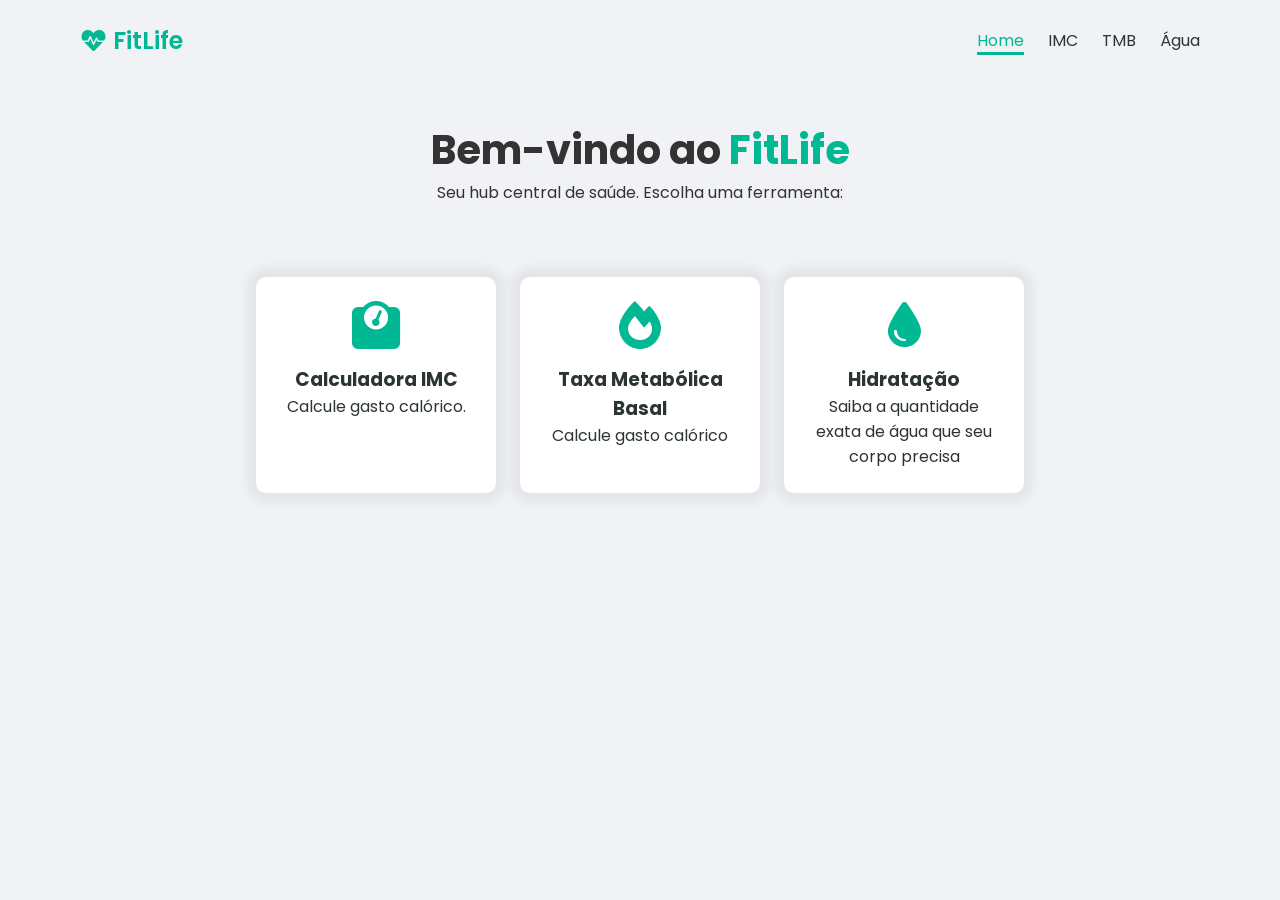
<file: index.html>
<!doctype html>
<html lang="pt-BR">

<head>
  <meta charset="UTF-8" />
  <meta name="viewport" content="width=device-width, initial-scale=1.0" />
  <link rel="preconnect" href="https://fonts.googleapis.com" />
  <link rel="preconnect" href="https://fonts.gstatic.com" crossorigin />
  <link
    href="https://fonts.googleapis.com/css2?family=Poppins:ital,wght@0,100;0,200;0,300;0,400;0,500;0,600;0,700;0,800;0,900;1,100;1,200;1,300;1,400;1,500;1,600;1,700;1,800;1,900&display=swap"
    rel="stylesheet" />
  <link rel="stylesheet" href="./css/styles.css">
  <link rel="stylesheet" href="https://cdnjs.cloudflare.com/ajax/libs/font-awesome/6.0.0/css/all.min.css" />
  <title>FitLife</title>
</head>

<body>
  <nav>
    <a href="./index.html" id="logo">
      <i class="fas fa-heartbeat"></i>
      FitLife
    </a>


    <ul class="nav-links">
      <li><a class="nav-link active" href="./index.html">Home</a></li>
      <li><a class="nav-link" href="./pages/imc.html">IMC</a></li>
      <li><a class="nav-link" href="./pages/tmb.html">TMB</a></li>
      <li><a class="nav-link" href="./pages/water.html">Água</a></li>
    </ul>
  </nav>
  <header class="header-container">
    <h1>Bem-vindo ao <span>FitLife</span></h1>
    <p>Seu hub central de saúde. Escolha uma ferramenta:</p>
  </header>
  <main>
    <section class="cards-section">
      <a href="./pages/imc.html" class="card">
        <i class="fas fa-weight"></i>
        <h3>Calculadora IMC</h3>
        <p>Calcule gasto calórico.</p>
      </a>

      <a href="./pages/tmb.html" class="card">
        <i class="fas fa-fire"></i>
        <h3>Taxa Metabólica Basal</h3>
        <p>Calcule gasto calórico</p>
      </a>

      <a href="./pages/water.html" class="card">
        <i class="fas fa-tint"></i>
        <h3>Hidratação</h3>
        <p>Saiba a quantidade exata de água que seu corpo precisa</p>
      </a>
    </section>
  </main>

</body>

</html>
</file>
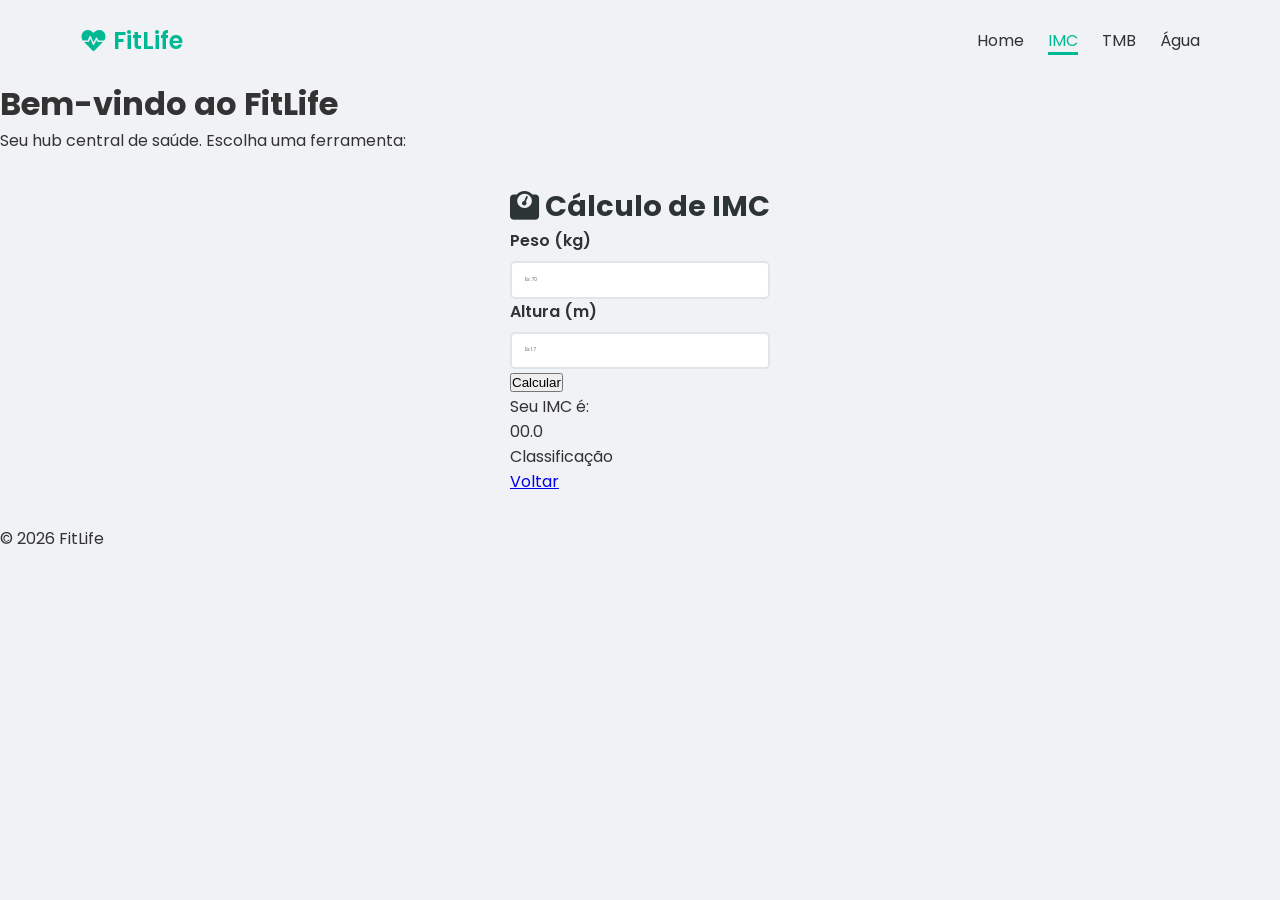
<file: pages/imc.html>
<!doctype html>
<html lang="pt-BR">

<head>
  <meta charset="UTF-8" />
  <meta name="viewport" content="width=device-width, initial-scale=1.0" />
  <link rel="preconnect" href="https://fonts.googleapis.com" />
  <link rel="preconnect" href="https://fonts.gstatic.com" crossorigin />
  <link
    href="https://fonts.googleapis.com/css2?family=Poppins:ital,wght@0,100;0,200;0,300;0,400;0,500;0,600;0,700;0,800;0,900;1,100;1,200;1,300;1,400;1,500;1,600;1,700;1,800;1,900&display=swap"
    rel="stylesheet" />
  <link rel="stylesheet" href="../css/styles.css">
  <link rel="stylesheet" href="https://cdnjs.cloudflare.com/ajax/libs/font-awesome/6.0.0/css/all.min.css" />
  <title>FitLife - Imc</title>
</head>

<body>
  <nav>
    <a href="../index.html" id="logo">
      <i class="fas fa-heartbeat"></i>
      FitLife
    </a>

    <ul class="nav-links">
      <li><a href="../index.html" class="nav-link">Home</a></li>
      <li><a href="./imc.html" class="nav-link active">IMC</a></li>
      <li><a href="./tmb.html" class="nav-link">TMB</a></li>
      <li><a href="./water.html" class="nav-link">Água</a></li>
    </ul>
  </nav>

  <h1>Bem-vindo ao <span>FitLife</span></h1>
  <p>Seu hub central de saúde. Escolha uma ferramenta:</p>

  <main>
    <section class="tool-container">
        <div class="tool-container-title">
          <h2><i class="fas fa-weight"></i> Cálculo de IMC</h2>
        </div>

      <form action="">
        <div class="form-group">
          <label for="weight">Peso (kg)</label>
          <input type="number" placeholder="Ex: 70" id="weight" />
        </div>
        <div class="form-group">
          <label for="height">Altura (m)</label>
          <input type="number" placeholder="Ex: 1.7" id="height" />
        </div>

        <button>Calcular</button>
      </form>

      <div>
        <p>Seu IMC é:</p>
        <p>00.0</p>
        <p>Classificação</p>
      </div>

      <a href="../index.html">Voltar</a>
    </section>
  </main>

  <footer>
    <p>© 2026 FitLife</p>
  </footer>
</body>
</html>
</file>
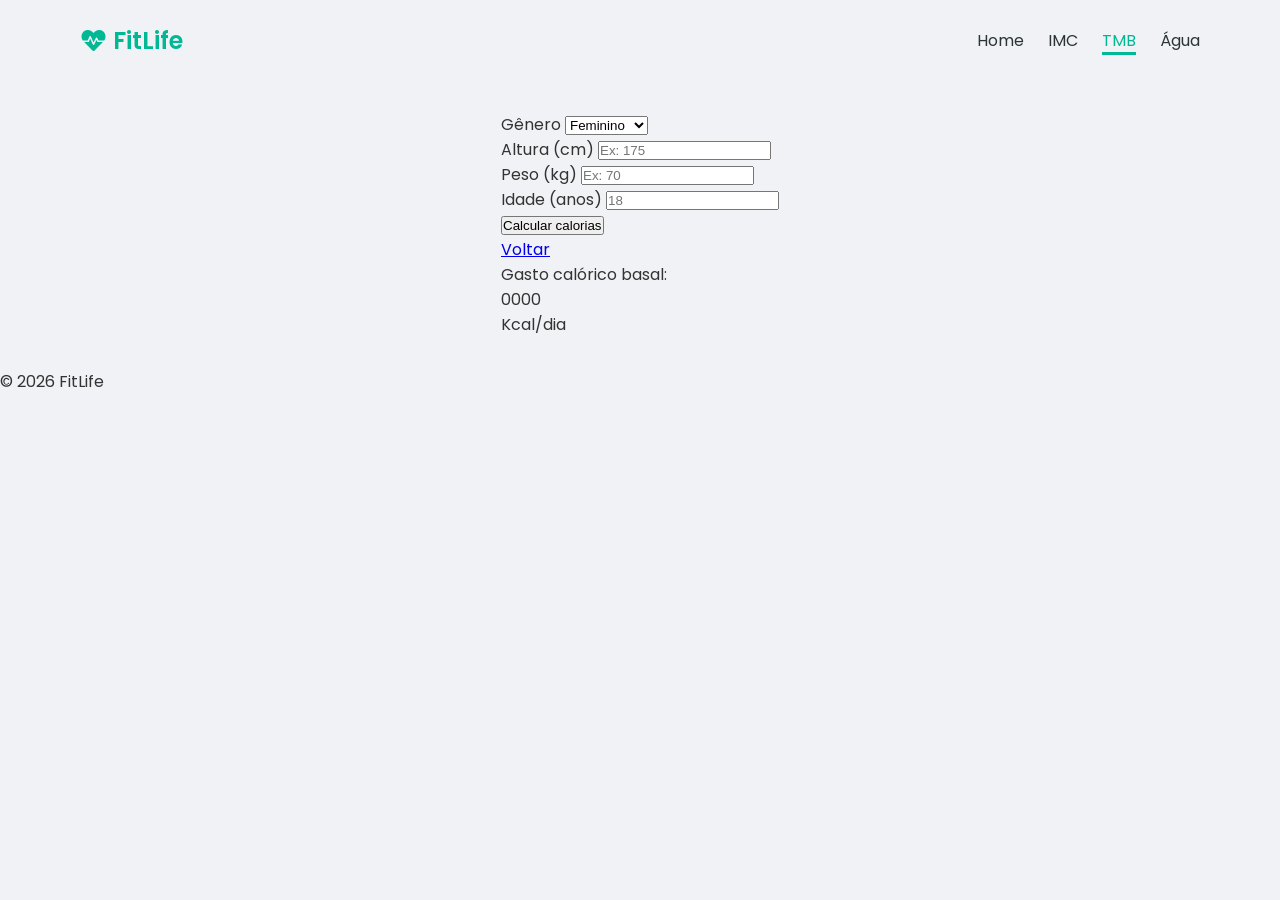
<file: pages/tmb.html>
<!doctype html>
<html lang="pt-BR">

<head>
  <meta charset="UTF-8" />
  <meta name="viewport" content="width=device-width, initial-scale=1.0" />
  <link rel="preconnect" href="https://fonts.googleapis.com" />
  <link rel="preconnect" href="https://fonts.gstatic.com" crossorigin />
  <link
    href="https://fonts.googleapis.com/css2?family=Poppins:ital,wght@0,100;0,200;0,300;0,400;0,500;0,600;0,700;0,800;0,900;1,100;1,200;1,300;1,400;1,500;1,600;1,700;1,800;1,900&display=swap"
    rel="stylesheet" />
  <link rel="stylesheet" href="../css/styles.css">
  <link rel="stylesheet" href="https://cdnjs.cloudflare.com/ajax/libs/font-awesome/6.0.0/css/all.min.css" />

  <title>FitLife - TMB</title>
</head>

<body>
  <nav>
    <a href="../index.html" id="logo">
      <i class="fas fa-heartbeat"></i>
      FitLife
    </a>

    <ul class="nav-links">
      <li><a href="../index.html" class="nav-link">Home</a></li>
      <li><a href="./imc.html" class="nav-link">IMC</a></li>
      <li><a href="./tmb.html" class="nav-link active">TMB</a></li>
      <li><a href="./water.html" class="nav-link">Água</a></li>
    </ul>
  </nav>

  <main>
    <section>
      <form action="">
        <div>
          <label for="gender">Gênero</label>
          <select name="gender" id="gender">
            <option value="female">Feminino</option>
            <option value="male">Masculino</option>
          </select>
        </div>

        <div>
          <label for="height">Altura (cm)</label>
          <input type="number" id="height" placeholder="Ex: 175" />
        </div>

        <div>
          <label for="weight">Peso (kg)</label>
          <input type="number" id="weight" placeholder="Ex: 70" />
        </div>

        <div>
          <label for="age">Idade (anos)</label>
          <input type="number" id="age" placeholder="18" />
        </div>

        <button>Calcular calorias</button>
      </form>

      <a href="../index.html">Voltar</a>

      <div>
        <p>Gasto calórico basal:</p>
        <p>0000</p>
        <p>Kcal/dia</p>
      </div>
    </section>
  </main>

  <footer>
    <p>© 2026 FitLife</p>
  </footer>
</body>
</html>
</file>
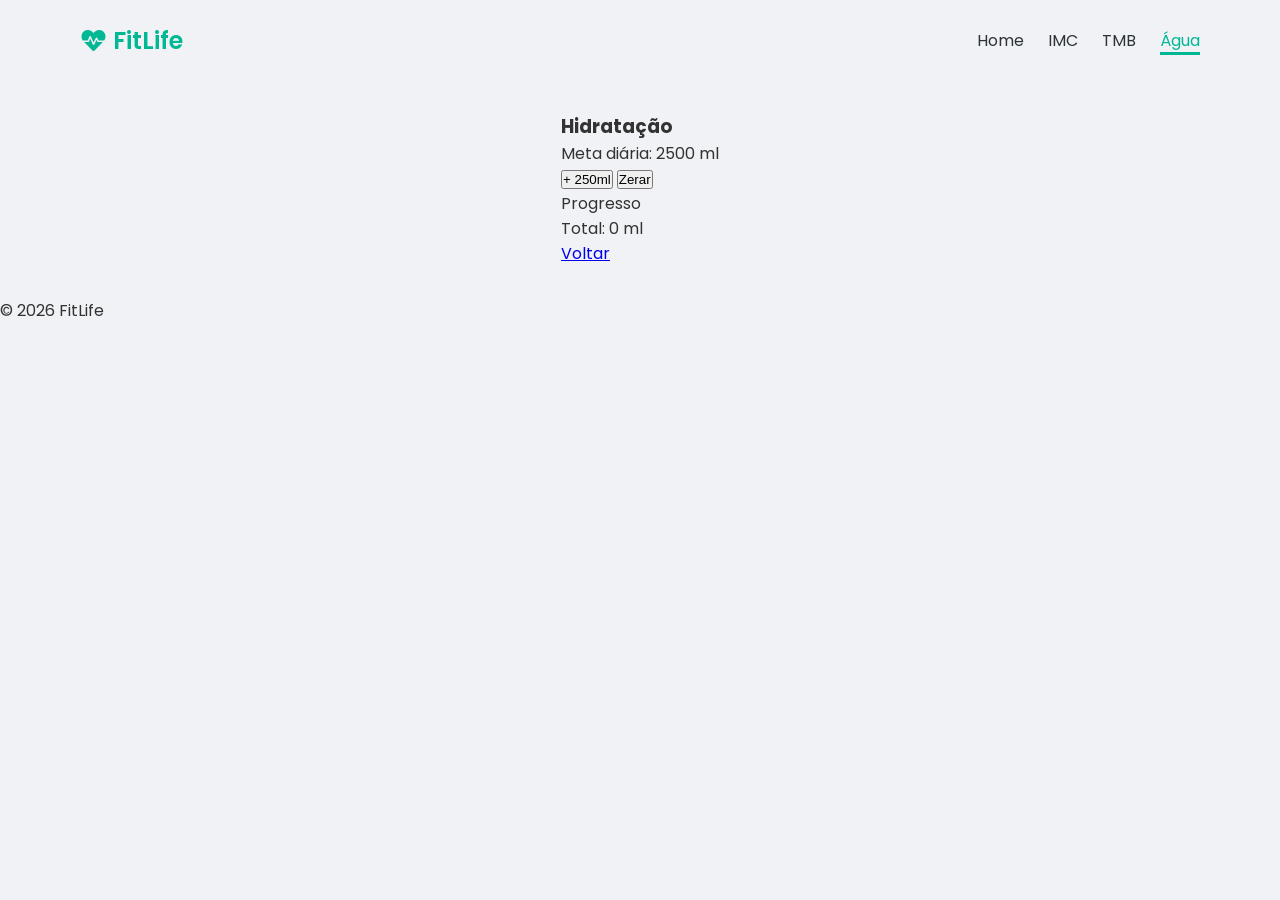
<file: pages/water.html>
<!doctype html>
<html lang="pt-BR">
<head>
  <meta charset="UTF-8" />
  <meta name="viewport" content="width=device-width, initial-scale=1.0" />
  <link rel="preconnect" href="https://fonts.googleapis.com" />
  <link rel="preconnect" href="https://fonts.gstatic.com" crossorigin />
  <link
    href="https://fonts.googleapis.com/css2?family=Poppins:ital,wght@0,100;0,200;0,300;0,400;0,500;0,600;0,700;0,800;0,900;1,100;1,200;1,300;1,400;1,500;1,600;1,700;1,800;1,900&display=swap"
    rel="stylesheet" />
  <link rel="stylesheet" href="../css/styles.css">
  <link rel="stylesheet" href="https://cdnjs.cloudflare.com/ajax/libs/font-awesome/6.0.0/css/all.min.css" />
  <title>FitLife - Água</title>
</head>
<body>
  <nav>
    <a href="../index.html" id="logo">
      <i class="fas fa-heartbeat"></i>
      FitLife
    </a>
    <ul class="nav-links">
      <li><a href="../index.html" class="nav-link">Home</a></li>
      <li><a href="./imc.html" class="nav-link">IMC</a></li>
      <li><a href="./tmb.html" class="nav-link">TMB</a></li>
      <li><a href="./water.html" class="nav-link active">Água</a></li>
    </ul>
  </nav>
  <main>
    <section>
      <h3>Hidratação</h3>
      <p>Meta diária: 2500 ml</p>
      <div>
        <button>+ 250ml</button>
        <button>Zerar</button>
      </div>
      <div>
        <p>Progresso</p>
      </div>
      <p>Total: 0 ml</p>
      <a href="../index.html">Voltar</a>
    </section>
  </main>

  <footer>
    <p>© 2026 FitLife</p>
  </footer>
</body>

</html>
</file>
<file: css/styles.css>
* {
    margin: 0;
    padding: 0;
    box-sizing: border-box;
}

:root {
    --primary-color: #00b894;
    --primary-dark: #019477;
    --secondary-color: #2d3436;
    --background-color: #f0f2f5;
    --card-color: #ffffff;
    --text-color: #333333;
    --muted-color: #636e72;
    --danger-color: #d63031;
    --water-color: #0984e3;
    --border-color: #dfe6e9;
}

body {
    background-color: var(--background-color);
    font-family: Poppins;
    color: #333;
}

nav {
    display: flex;
    /*deixar itens um ao lado do outro*/
    justify-content: space-between;
    /* tag a tendo espaçamento da tag ul */
    align-items: center;
    /* centraliza itens da vertical */

    padding: 0 5rem;

    background-color: var(--background-color);
    height: 5rem;
}

#logo {
    font-size: 1.5rem;
    color: var(--primary-color);
    text-decoration: none;
    font-weight: 600;
}

.nav-links {
    display: flex;
    list-style: none;
    gap: 1.5rem;
}

.nav-link {
    text-decoration: none;
    color: var(--secondary-color);
    font-size: 1rem;

    transition: 0.2s;
}

.nav-link:hover {
    color: var(--primary-color)
}

.nav-link.active {
    border-bottom: 3px var(--primary-color) solid;
    color: var(--primary-color)
}

.header-container {
    text-align: center;

    padding: 2.5rem 0;
}

.header-container h1 {
    font-size: 2.5rem;
}

.header-container span {
    color: var(--primary-color);
}

main {
    width: 80vw;

    margin: 0 auto;
    padding: 2rem 0;

    display: flex;
    justify-content: center;
    align-items: center;

    align-self: center;
}

.cards-section {
    display: flex;
    justify-content: center;
    gap: 1.5rem;
    text-align: center;

    flex-wrap: wrap;
}

.card {
    background-color: var(--card-color);
    color: var(--secondary-color);
    padding: 1.5rem;
    border-radius: 10px;
    text-align: center;
    text-decoration: none;
    width: 15rem;

    transition: 0.4s;

    /* box-shadow: HORIZONTAL VERTICAL BLUR SPREAD COLOR; */
    box-shadow: 0 0 10px 10px rgba(0, 0, 0, 0.05);
}

.card:hover {
    border: 2px solid var(--primary-color);
    color: var(--primary-color);
}

.card i {
    font-size: 3rem;
    color: var(--primary-color);
    margin-bottom: 1rem;
}

.tool-conatiner {
    display: flex;
    flex-direction: column;

    gap: 1rem;

    width: 100%;
    padding: 2rem;

    background-color: var(--card-color);
    border-radius: 10px;
    box-shadow: 0 0 10px 10px rgba(0, 0, 0, 0.05)
}

.tool-container-title {
    text-align: center;
}

.tool-container-title h2 {
    color: var(--secondary-color);
    font-size: 1.8rem;
}

.tool-conatiner form {
    display: flex;
    flex-direction: column;
    gap: 1rem;
}

.form-group {
    display: flex;
    flex-direction: column;
    gap: 0.5rem;
}

.form-group label {
    font-weight: 600;
    color: var(--secondary-color);
}

.form-group input {
    padding: 0.8rem;
    border: 2px solid var(--border-color);
    border-radius: 5px;
    font-size: 5px;
    font-family: inherit;
}
.form-group input:focus {
    outline: none;
    border-color: var(--primary-color);
}
</file>
